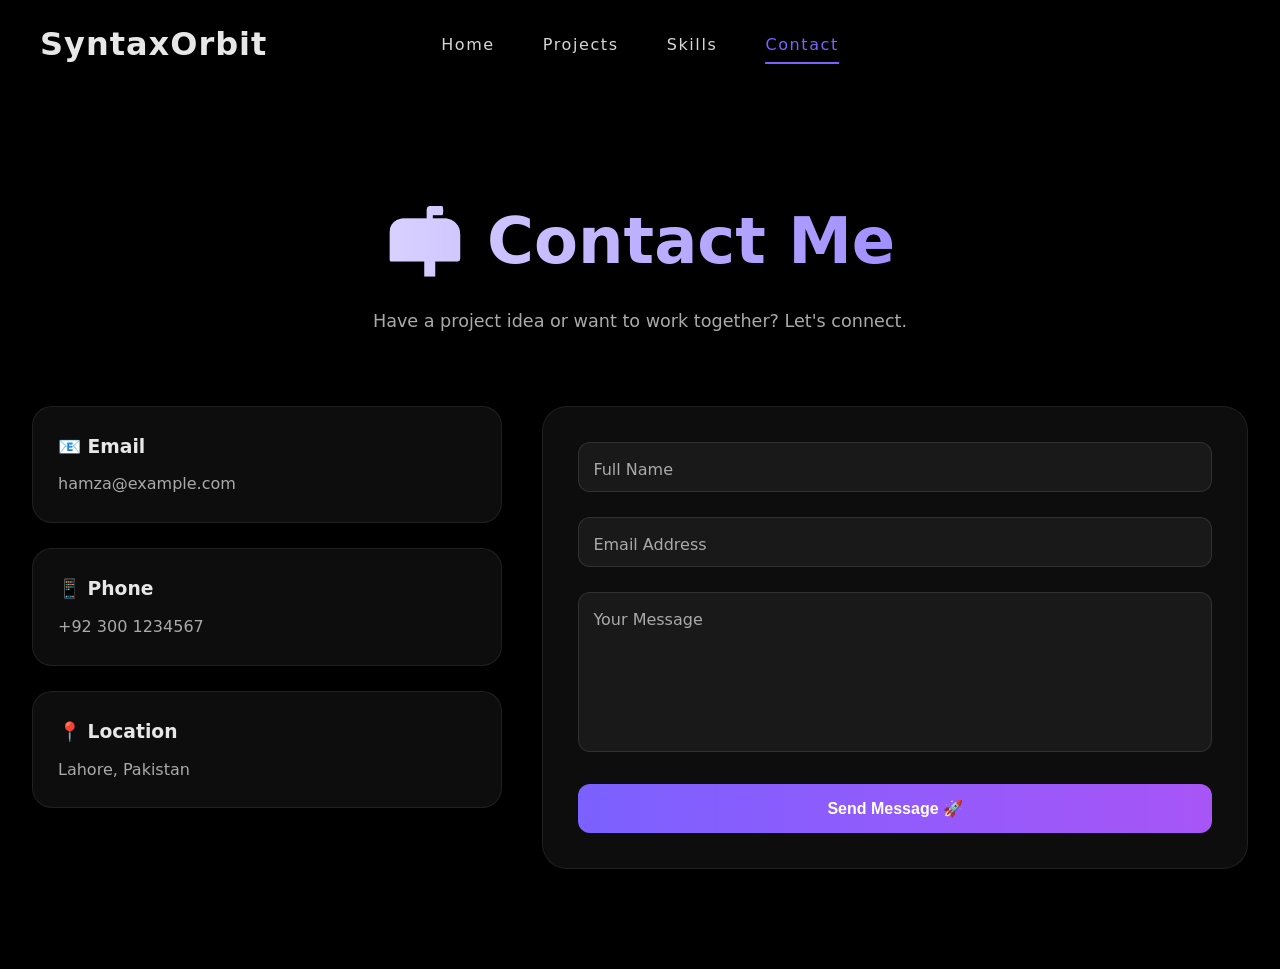
<file: Frontend/contact.html>
<!DOCTYPE html>
<html lang="en">
<head>
    <meta charset="UTF-8">
    <meta name="viewport" content="width=device-width, initial-scale=1.0">
    <title>Projects | SyntaxOrbit</title>
    <link rel="stylesheet" href="style.css">
</head>
<body>

<div class="container">

    <header>
        <h1 class="logo">SyntaxOrbit</h1>

        <nav>
            <a href="index.html">Home</a>
            <a href="projects.html">Projects</a>
            <a href="skills.html">Skills</a>
            <a href="contact.html" class="active">Contact</a>
        </nav>
    </header>

        <section class="contact-section">

        <div class="section-title">
            <h1>📬 Contact Me</h1>
            <p>Have a project idea or want to work together? Let's connect.</p>
        </div>

        <div class="contact-container">

            <div class="contact-info">

                <div class="contact-card">
                    <h3>📧 Email</h3>
                    <p>hamza@example.com</p>
                </div>

                <div class="contact-card">
                    <h3>📱 Phone</h3>
                    <p>+92 300 1234567</p>
                </div>

                <div class="contact-card">
                    <h3>📍 Location</h3>
                    <p>Lahore, Pakistan</p>
                </div>

            </div>

            <div class="contact-form-box">

                <form>

                    <div class="contact-input">
                        <input type="text" required>
                        <label>Full Name</label>
                    </div>

                    <div class="contact-input">
                        <input type="email" required>
                        <label>Email Address</label>
                    </div>

                    <div class="contact-input">
                        <textarea required></textarea>
                        <label>Your Message</label>
                    </div>

                    <button type="submit" class="contact-btn">
                        Send Message 🚀
                    </button>

                </form>

            </div>

        </div>

    </section>
</div>
</body>
</html>
</file>
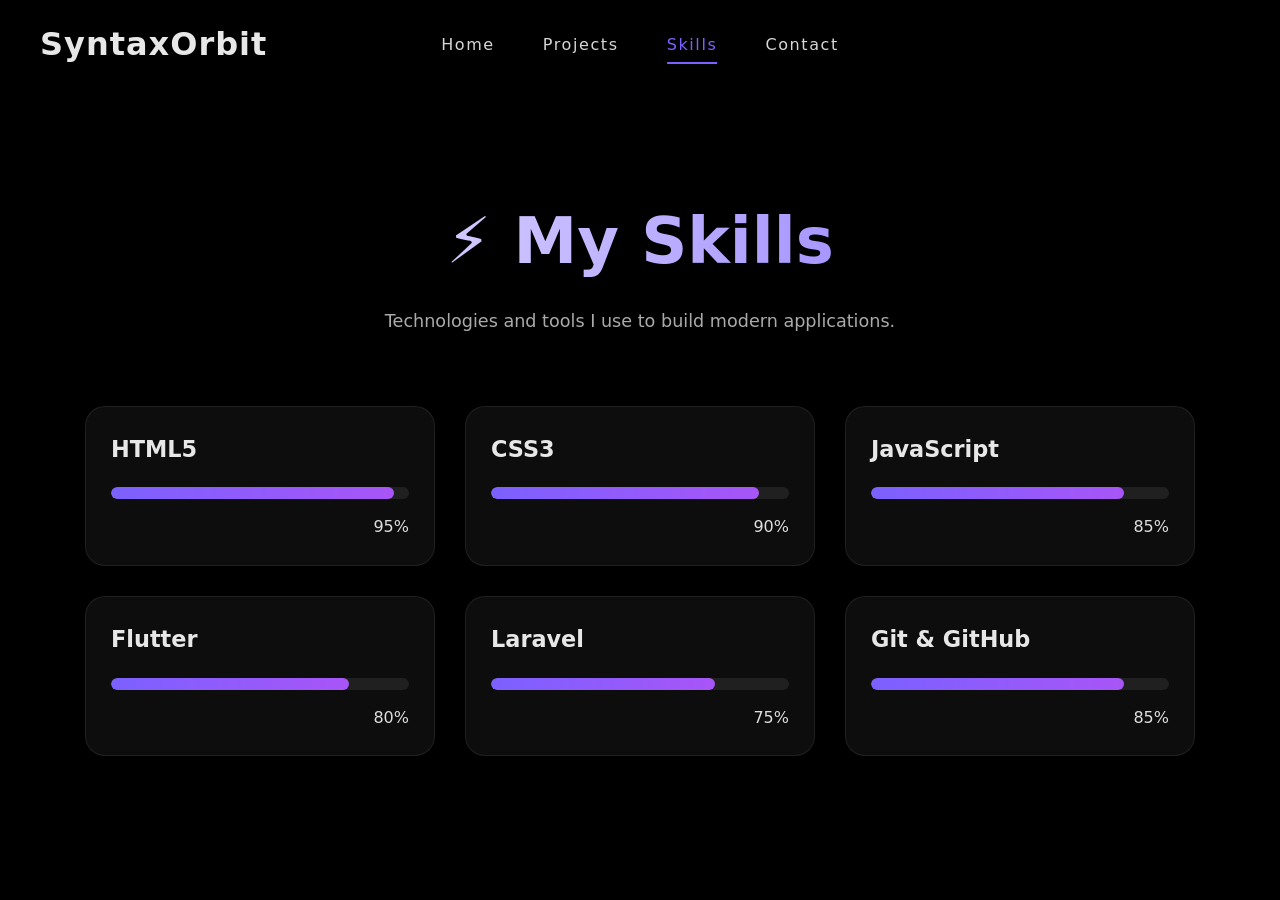
<file: Frontend/skills.html>
<!DOCTYPE html>
<html lang="en">
<head>
    <meta charset="UTF-8">
    <meta name="viewport" content="width=device-width, initial-scale=1.0">
    <title>Projects | SyntaxOrbit</title>
    <link rel="stylesheet" href="style.css">
</head>
<body>

<div class="container">

    <header>
        <h1 class="logo">SyntaxOrbit</h1>

    <nav>
        <a href="index.html">Home</a>
        <a href="projects.html">Projects</a>
        <a href="skills.html" class="active">Skills</a>
        <a href="contact.html">Contact</a>
    </nav>
    </header>

    <section class="skills-section">

    <div class="section-title">
        <h1>⚡ My Skills</h1>
        <p>Technologies and tools I use to build modern applications.</p>
    </div>

    <div class="skills-grid">

        <div class="skill-card">
            <h3>HTML5</h3>
            <div class="skill-bar">
                <span style="width:95%"></span>
            </div>
            <p>95%</p>
        </div>

        <div class="skill-card">
            <h3>CSS3</h3>
            <div class="skill-bar">
                <span style="width:90%"></span>
            </div>
            <p>90%</p>
        </div>

        <div class="skill-card">
            <h3>JavaScript</h3>
            <div class="skill-bar">
                <span style="width:85%"></span>
            </div>
            <p>85%</p>
        </div>

        <div class="skill-card">
            <h3>Flutter</h3>
            <div class="skill-bar">
                <span style="width:80%"></span>
            </div>
            <p>80%</p>
        </div>

        <div class="skill-card">
            <h3>Laravel</h3>
            <div class="skill-bar">
                <span style="width:75%"></span>
            </div>
            <p>75%</p>
        </div>

        <div class="skill-card">
            <h3>Git & GitHub</h3>
            <div class="skill-bar">
                <span style="width:85%"></span>
            </div>
            <p>85%</p>
        </div>

    </div>

    </section>
</div>
</body>
</html>
</file>
<file: Frontend/style.css>
/* RESET */

*{
    margin:0;
    padding:0;
    box-sizing:border-box;
}

html{
    scroll-behavior:smooth;
}

body{
    font-family:system-ui,-apple-system,BlinkMacSystemFont,'Segoe UI',
    Roboto,Oxygen,Ubuntu,Cantarell,'Open Sans','Helvetica Neue',sans-serif;

    background:#000;
    color:#e7e7e7;
    min-height:100vh;
    line-height:1.6;
    overflow-x:hidden;
}

/* BACKGROUND */

.image-gradient{
    position:absolute;
    top:0;
    right:0;
    width:700px;
    opacity:.45;
    z-index:-2;
    pointer-events:none;
}

.layer-blur{
    position:absolute;
    top:20%;
    right:0;
    width:300px;
    height:300px;
    border-radius:50%;
    box-shadow:0 0 150px 15px rgba(255,255,255,.12);
    z-index:-1;
}

.form {
    display: none;
}

.form.active {
    display: block;
}

.overlay{
    position: fixed;
    inset: 0;

    background: rgba(0,0,0,.4);
    backdrop-filter: blur(8px);

    opacity: 0;
    visibility: hidden;

    transition: .3s ease;
    z-index: 9990;
}

.overlay.active{
    opacity: 1;
    visibility: visible;
}

.auth-box {
    display: none !important;
    position: fixed;
    top: 50%;
    left: 50%;
    width: 420px;
    padding: 40px;
    background: rgba(20,20,20,.95);
    backdrop-filter: blur(20px);
    border-radius: 20px;
    border: 1px solid rgba(255,255,255,.1);
    box-shadow: 0 0 20px rgba(123,97,255,.3), 0 0 50px rgba(123,97,255,.2);
    transform: translate(-50%,-50%) scale(.8);
    opacity: 0;
    visibility: hidden;
    transition: .3s ease;
    overflow: hidden;
    z-index: 99999;
}

.auth-box.active {
    display: block !important;
    opacity: 1 !important;
    visibility: visible !important;
    transform: translate(-50%,-50%) scale(1) !important;
}

/* CONTAINER */

.container{
    width: 100%;
    margin: 0 auto;
    padding: 0 2rem;
    position: relative;
    overflow: visible;
}

/* HEADER */

header{
    display: flex;
    align-items: center;
    justify-content: space-between;
    padding: 1.5rem 0;
    min-height: 90px;
    position: relative;
}

header h1{
    margin: 0;
    font-size: 3rem;
    font-weight: 300;
}


.logo{
    font-size:2rem;
    font-weight:700;
    letter-spacing:1px;
}

/* NAVIGATION */

nav{
    position: absolute;
    left: 50%;
    transform: translateX(-50%);

    display: flex;
    align-items: center;
    gap: 3rem;
}

nav a{
    text-decoration: none;
    color: #d6d6d6;
    font-size: 1rem;
    letter-spacing: .1rem;
    position: relative;
    transition: .3s ease;
}

/* Hover Effect */
nav a:hover{
    color: white;
}

/* Active Page */
nav a.active{
    color: #7b61ff;
}

/* Underline Animation */
nav a::after{
    content: "";
    position: absolute;
    left: 0;
    bottom: -6px;

    width: 0;
    height: 2px;

    background: #7b61ff;
    transition: .3s;
}

nav a:hover::after,
nav a.active::after{
    width: 100%;
}

/* BUTTON */

.btn-signing{
    background:#fff;
    color:#000;
    border:none;
    padding:.8rem 2rem;
    border-radius:50px;
    font-weight:500;
    font-size: 1rem;
    cursor:pointer;
    transition: background-color 0.3s ease;
}

.btn-signing:hover{
    background-color: white;
    transform:translateY(-3px);
    box-shadow:0 10px 25px rgba(255,255,255,.2);
}

/* MAIN */

main{
    display: flex;
    flex-direction: column;
    justify-content: center;
    padding-top: 3rem;
    min-height: calc(90vh - 6rem);
}

.content{
    max-width: 40rem;
    margin-left: 10%;
    z-index: 999;
    padding-top: 2rem;
}

/* TAG */

.tag-box{
    margin-bottom:2rem;
    position:relative;
    width:18rem;
    height:2.5rem;
    border-radius:50px;
    background:linear-gradient(
        to right,
        #656565,
        #7f42a7,
        #6600c5,
        #5300a0,
        #757575,
        #656565
    );
    background-size:200%;
    animation:animationGradient 6s linear infinite;
}

@keyframes animationGradient{
    0%{
        background-position:0%;
    }
    100%{
        background-position:200%;
    }
}

.tag-box .tag{
    position: absolute;
    inset: 3px 3px 3px 3px;
    background-color: black;
    border-radius: 50px;
    display: flex;
    align-items: center;
    justify-content: center;
    transition: 0.5s ease;
    cursor: pointer;
}

.tag-box .tag:hover{
    color: #5300a0;
}
.tag{
    display:inline-block;
    padding:.6rem 1.2rem;
    border:1px solid rgba(255,255,255,.15);
    border-radius:50px;
    background:rgba(255,255,255,.05);
    backdrop-filter:blur(10px);
    font-size:.9rem;
}



/* HEADING */

.content h1{
    font-size: 4rem;
    line-height: 1.2;
    letter-spacing: 0.1rem;
    margin: 2rem 0;
    font-weight: 600;
    text-shadow: 0 0 10px rgba(128,128,128,0.418);
}

/* DESCRIPTION */

.description{
    max-width: 650px;
    letter-spacing: 0.05rem;
    max-width: 35rem;
    color: gray;
    font-size: 1.2rem;
    line-height: 1.8;
    margin-bottom: 2.5rem;
}

/* BUTTONS */

.buttons{
    display:flex;
    gap:1rem;
    flex-wrap:wrap;
}

.btn-get-started,
.btn-signing-main{
    text-decoration:none;
    padding:1rem 2rem;
    border-radius:50px;
    transition:.3s;
    font-weight:600;
}

.btn-get-started{
    background:#fff;
    color:#000;
}

.btn-signing-main{
    border:1px solid rgba(255,255,255,.2);
    color:#fff;
    background:rgba(255,255,255,.03);
}

.btn-get-started:hover,
.btn-signing-main:hover{
    transform:translateY(-4px);
}

/* ROBOT */

.robort-3d{
    position:absolute;
    top:50%;
    right:-20%;
    transform:translateY(-50%);
    width:2000px;
    max-width:80vw;
    height:auto;
    z-index:1;
    pointer-events:none;
    will-change:transform;
}

header{
    position: relative;
}


.login-btn{
    width:100%;
    padding:15px;

    border:none;
    border-radius:12px;

    background:linear-gradient(
        135deg,
        #7b61ff,
        #a855f7
    );

    color:white;
    font-size:1rem;
    font-weight:600;

    cursor:pointer;
    position:relative;
    overflow:hidden;

    transition:.3s ease;

    box-shadow:
        0 0 10px rgba(123,97,255,.5),
        0 0 25px rgba(123,97,255,.4);
}

/* Hover Glow */
.login-btn:hover{
    transform:translateY(-3px);

    box-shadow:
        0 0 20px #7b61ff,
        0 0 40px #7b61ff,
        0 0 60px #a855f7;
}

/* Click Effect */
.login-btn:active{
    transform:scale(.97);
}

/* Shine Animation */
.login-btn::before{
    content:'';

    position:absolute;
    top:0;
    left:-100%;

    width:100%;
    height:100%;

    background:linear-gradient(
        120deg,
        transparent,
        rgba(255,255,255,.5),
        transparent
    );

    transition:.6s;
}

.login-btn:hover::before{
    left:100%;
}


@keyframes pulseGlow{
    0%{
        box-shadow:
            0 0 10px #7b61ff,
            0 0 20px #7b61ff;
    }

    50%{
        box-shadow:
            0 0 25px #7b61ff,
            0 0 50px #a855f7;
    }

    100%{
        box-shadow:
            0 0 10px #7b61ff,
            0 0 20px #7b61ff;
    }
}

.login-btn{
    animation:pulseGlow 2s infinite;
}



.auth-box{
    position:fixed;
    top:50%;
    left:50%;
    transform:translate(-50%,-50%);

    width:420px;
    padding:40px;

    background:rgba(20,20,20,.95);
    backdrop-filter:blur(20px);

    border-radius:20px;

    border:1px solid rgba(255,255,255,.1);

    box-shadow:
    0 0 20px rgba(123,97,255,.3),
    0 0 50px rgba(123,97,255,.2);

    display:none;
    overflow:hidden;
    z-index:9999;
}

.form{
    display:none;
    animation:fade .4s ease;
}

.form.active{
    display:block;
}

@keyframes fade{
    from{
        opacity:0;
        transform:translateY(20px);
    }
    to{
        opacity:1;
        transform:translateY(0);
    }
}

.auth-box h2{
    text-align:center;
    margin-bottom:25px;
}

.input-box{
    position:relative;
    margin-bottom:25px;
}

.input-box input{
    width:100%;
    padding:15px;

    background:rgba(255,255,255,.05);

    border:1px solid rgba(255,255,255,.1);

    border-radius:10px;

    color:white;
    outline:none;
}

.input-box label{
    position:absolute;
    left:15px;
    top:15px;

    color:#aaa;

    transition:.3s;
    pointer-events:none;
}

.input-box input:focus~label,
.input-box input:valid~label{
    top:-10px;
    left:10px;

    background:#111;
    padding:0 5px;

    color:#7b61ff;
    font-size:.8rem;
}

.remember-forgot{
    display: flex;
    justify-content: space-between;
    align-items: center;

    color: white;
    font-size: 0.85rem;

    margin-bottom: 20px;
}

.remember-forgot a{
    color: #7b61ff;
    text-decoration: none;
}

.login-btn{
    width: 100%;
    padding: 15px;

    border: none;
    border-radius: 10px;

    background: linear-gradient(
        90deg,
        #7b61ff,
        #a855f7
    );

    color: white;
    font-size: 1rem;
    font-weight: 600;

    cursor: pointer;
    transition: 0.3s;
}

.login-btn:hover{
    transform: translateY(-3px);
}

.register-link{
    text-align: center;
    margin-top: 20px;
    color: white;
}

.register-link a{
    color: #7b61ff;
    text-decoration: none;
    font-weight: 600;
}



/* =======================
   PROJECT PAGE
======================= */

.section-title{
    text-align:center;
    margin-bottom:70px;
    animation: fadeUp 1s ease forwards;
}

.section-title h1{
    font-size:4rem;
    margin-bottom:15px;
    font-weight:700;

    background: linear-gradient(
        90deg,
        #ffffff,
        #7b61ff,
        #c084fc,
        #ffffff
    );

    background-size:300%;
    -webkit-background-clip:text;
    -webkit-text-fill-color:transparent;

    animation:
        gradientMove 6s linear infinite,
        glowText 2s ease-in-out infinite alternate;
}

.section-title p{
    color:#aaa;
    font-size:1.1rem;
    opacity:0;
    animation: fadeUp 1s ease forwards .4s;
}

.projects-section{
    position:relative;
    padding:100px 0;
    overflow:hidden;
}

.projects-section::before{
    content:"";

    position:absolute;
    width:500px;
    height:500px;

    top:-150px;
    left:-150px;

    background:#7b61ff;
    filter:blur(180px);

    opacity:.15;
    border-radius:50%;

    animation: floatGlow 8s ease-in-out infinite;
}

.projects-section::after{
    content:"";

    position:absolute;
    width:400px;
    height:400px;

    bottom:-100px;
    right:-100px;

    background:#c084fc;
    filter:blur(180px);

    opacity:.15;
    border-radius:50%;

    animation: floatGlow 10s ease-in-out infinite reverse;
}

.project-grid{
    display:grid;
    grid-template-columns:repeat(auto-fit,minmax(280px,350px));
    justify-content:center;
    gap:30px;
}

.project-card{
    position: relative;
    overflow: hidden;

    transition: all .4s ease;
}

.project-card:hover{
    transform: translateY(-12px) scale(1.03);

    border-color: #7b61ff;

    box-shadow:
        0 0 15px rgba(123,97,255,.4),
        0 0 30px rgba(123,97,255,.3),
        0 0 60px rgba(123,97,255,.2);
}

.project-card::before{
    content: "";

    position: absolute;
    top: 0;
    left: -120%;

    width: 60%;
    height: 100%;

    background: linear-gradient(
        90deg,
        transparent,
        rgba(255,255,255,.25),
        transparent
    );

    transform: skewX(-25deg);

    transition: .8s;
}

.project-card:hover::before{
    left: 150%;
}

.project-card h3{
    padding:15px 20px 10px;
    font-size:1.2rem;
}

.project-card p{
    padding:0 20px;
    color:#bbb;
    font-size:.9rem;
    min-height:70px;
}

.project-card img{
    width:100%;
    height:180px;
    object-fit:cover;
}


/* Stagger Effect */

.project-card:nth-child(1){
    animation-delay:.2s;
}

.project-card:nth-child(2){
    animation-delay:.4s;
}

.project-card:nth-child(3){
    animation-delay:.6s;
}

.project-card:nth-child(4){
    animation-delay:.8s;
}

.project-card:hover{
    transform: translateY(-15px) scale(1.03);

    box-shadow:
    0 0 20px rgba(123,97,255,.4),
    0 0 50px rgba(123,97,255,.2);

    border-color:#7b61ff;
}

.project-card img{
    width:100%;
    height:220px;
    object-fit:cover;

    transition:.6s ease;
}

.project-card:hover img{
    transform:scale(1.1);
}

.project-buttons{
    display:flex;
    gap:10px;
    padding:20px;
}

.project-buttons a{
    flex:1;

    text-decoration:none;
    text-align:center;

    padding:12px 10px;

    font-size:.9rem;

    border-radius:10px;
    border:1px solid rgba(255,255,255,.1);

    color:white;

    transition:.3s;
}

.project-buttons a:hover{
    color: white;

    background: #7b61ff;

    border-color: #7b61ff;

    transform: translateY(-3px);

    box-shadow:
        0 0 10px #7b61ff,
        0 0 20px #7b61ff,
        0 0 40px rgba(123,97,255,.7);
}


@keyframes fadeUp{
    from{
        opacity:0;
        transform:translateY(40px);
    }
    to{
        opacity:1;
        transform:translateY(0);
    }
}

@keyframes cardAppear{
    from{
        opacity:0;
        transform:translateY(60px);
    }
    to{
        opacity:1;
        transform:translateY(0);
    }
}

@keyframes gradientMove{
    0%{
        background-position:0%;
    }
    100%{
        background-position:300%;
    }
}

@keyframes glowText{
    from{
        filter:drop-shadow(0 0 10px rgba(123,97,255,.4));
    }
    to{
        filter:drop-shadow(0 0 30px rgba(123,97,255,.8));
    }
}

@keyframes floatGlow{
    0%,100%{
        transform:translateY(0px);
    }
    50%{
        transform:translateY(50px);
    }
}


/* =====================
   SKILLS PAGE
===================== */

.skills-section{
    padding:100px 0;
    position:relative;
    overflow:hidden;
}

.skills-grid{
    display:grid;
    grid-template-columns:repeat(auto-fit,minmax(320px,350px));
    justify-content:center;
    gap:30px;
}

/* Skill Card */

.skill-card{
    background:rgba(255,255,255,.05);
    backdrop-filter:blur(20px);

    border:1px solid rgba(255,255,255,.08);
    border-radius:20px;

    padding:25px;
    position:relative;
    overflow:hidden;

    transition:.4s ease;
}

.skill-card:hover{
    transform:translateY(-10px);

    border-color:#7b61ff;

    box-shadow:
        0 0 15px rgba(123,97,255,.4),
        0 0 40px rgba(123,97,255,.2);
}

/* Shine Effect */

.skill-card::before{
    content:"";

    position:absolute;
    top:0;
    left:-120%;

    width:60%;
    height:100%;

    background:linear-gradient(
        90deg,
        transparent,
        rgba(255,255,255,.2),
        transparent
    );

    transform:skewX(-25deg);
    transition:.8s;
}

.skill-card:hover::before{
    left:150%;
}

.skill-card h3{
    margin-bottom:20px;
    font-size:1.4rem;
}

/* Progress Bar */

.skill-bar{
    width:100%;
    height:12px;

    background:rgba(255,255,255,.08);

    border-radius:50px;
    overflow:hidden;

    margin-bottom:15px;
}

.skill-bar span{
    display:block;
    height:100%;

    border-radius:50px;

    background:linear-gradient(
        90deg,
        #7b61ff,
        #a855f7
    );

    animation:fillBar 2s ease;
}

.skill-card p{
    text-align:right;
    color:#ddd;
    margin-top:10px;
}

/* Animations */

@keyframes fillBar{
    from{
        width:0;
    }
}


/* =========================
   CONTACT PAGE
========================= */

.contact-section{
    padding:100px 0;
    position:relative;
}

.contact-container{
    display:grid;
    grid-template-columns:1fr 1.5fr;
    gap:40px;
    margin-top:50px;
}

/* Contact Info */

.contact-info{
    display:flex;
    flex-direction:column;
    gap:25px;
}

.contact-card{
    background:rgba(255,255,255,.05);
    backdrop-filter:blur(20px);

    border:1px solid rgba(255,255,255,.08);
    border-radius:20px;

    padding:25px;

    transition:.4s ease;
}

.contact-card:hover{
    transform:translateY(-8px);

    border-color:#7b61ff;

    box-shadow:
        0 0 15px rgba(123,97,255,.4),
        0 0 40px rgba(123,97,255,.2);
}

.contact-card h3{
    margin-bottom:10px;
}

.contact-card p{
    color:#aaa;
}

/* Form Box */

.contact-form-box{
    background:rgba(255,255,255,.05);
    backdrop-filter:blur(20px);

    border:1px solid rgba(255,255,255,.08);
    border-radius:25px;

    padding:35px;
}

/* Inputs */

.contact-input{
    position:relative;
    margin-bottom:25px;
}

.contact-input input,
.contact-input textarea{
    width:100%;

    padding:15px;

    background:rgba(255,255,255,.05);

    border:1px solid rgba(255,255,255,.1);
    border-radius:12px;

    color:white;
    outline:none;

    font-size:1rem;
}

.contact-input textarea{
    height:160px;
    resize:none;
}

.contact-input label{
    position:absolute;
    left:15px;
    top:15px;

    color:#aaa;

    pointer-events:none;
    transition:.3s;
}

.contact-input input:focus ~ label,
.contact-input input:valid ~ label,
.contact-input textarea:focus ~ label,
.contact-input textarea:valid ~ label{

    top:-10px;
    left:10px;

    font-size:.8rem;

    color:#7b61ff;

    background:#000;
    padding:0 8px;
}

/* Button */

.contact-btn{
    width:100%;
    padding:15px;

    border:none;
    border-radius:12px;

    color:white;
    font-size:1rem;
    font-weight:600;

    cursor:pointer;

    background:linear-gradient(
        90deg,
        #7b61ff,
        #a855f7
    );

    transition:.3s ease;

    position:relative;
    overflow:hidden;
}

.contact-btn:hover{
    transform:translateY(-4px);

    box-shadow:
        0 0 15px #7b61ff,
        0 0 30px rgba(123,97,255,.6);
}

/* Shine Effect */

.contact-btn::before{
    content:"";

    position:absolute;
    top:0;
    left:-120%;

    width:50%;
    height:100%;

    background:linear-gradient(
        90deg,
        transparent,
        rgba(255,255,255,.4),
        transparent
    );

    transform:skewX(-25deg);
    transition:.7s;
}

.contact-btn:hover::before{
    left:150%;
}


@media(max-width:900px){

    .contact-container{
        grid-template-columns:1fr;
    }

    .contact-form-box{
        padding:25px;
    }
}


/* MOBILE */

@media(max-width: 768px){

    .login-box{
        position: relative;
        right: auto;
        top: auto;
        transform: none;

        width: 100%;
        max-width: 400px;

        margin: 40px auto;
    }

    .robort-3d{
        width: 100%;
        height: 400px;
    }
}

/* RESPONSIVE */

@media(max-width:900px){

    header{
        flex-direction:column;
        gap:1.5rem;
    }

    nav{
        flex-wrap:wrap;
        justify-content:center;
    }

    .content{
        text-align:center;
        margin:auto;
    }

    .buttons{
        justify-content:center;
    }
}

@media(max-width:600px){

    .container{
        padding:0 1rem;
    }

    nav{
        gap:1rem;
    }

    nav a{
        font-size:.85rem;
    }

    .description{
        font-size:1rem;
    }

    .btn-get-started,
    .btn-signing-main{
        width:100%;
        text-align:center;
    }
}

@media (max-width:1300px){

    header{
        padding:1rem 0.5rem;
    }

    .content{
        margin-top:25rem;
    }

    .robort-3d{
        width:450px;
        max-width:70vw;
        top:10%;
        right:50%;
        transform:translateX(50%);
    }
}

@media (max-width:768px){

    .robort-3d{
        width:300px;
        max-width:80vw;
        top:10%;
        right:50%;
        transform:translateX(50%);
    }

    .content{
        margin-top:20rem;
        text-align:center;
    }

    .content h1{
        font-size:2.5rem;
    }
}
</file>
